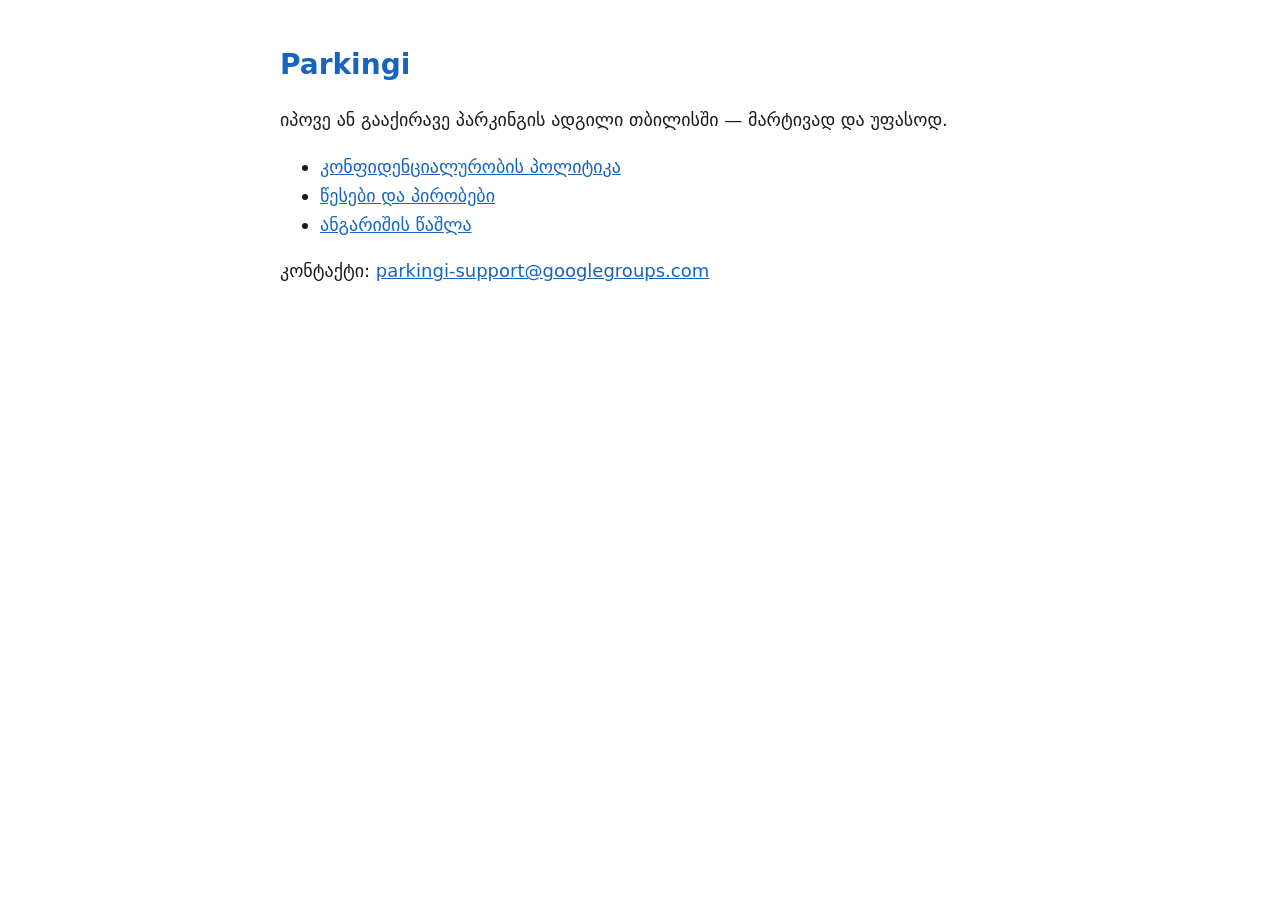
<file: index.html>
<!doctype html>
<html lang="ka">
<head>
<meta charset="utf-8">
<meta name="viewport" content="width=device-width, initial-scale=1">
<title>Parkingi — პარკინგი თბილისში</title>
<link rel="stylesheet" href="style.css">
</head>
<body>
<main>
<h1>Parkingi</h1>
<p>იპოვე ან გააქირავე პარკინგის ადგილი თბილისში — მარტივად და უფასოდ.</p>
<ul>
  <li><a href="privacy.html">კონფიდენციალურობის პოლიტიკა</a></li>
  <li><a href="terms.html">წესები და პირობები</a></li>
  <li><a href="delete-account.html">ანგარიშის წაშლა</a></li>
</ul>
<p>კონტაქტი: <a href="mailto:parkingi-support@googlegroups.com">parkingi-support@googlegroups.com</a></p>
</main>
</body>
</html>
</file>
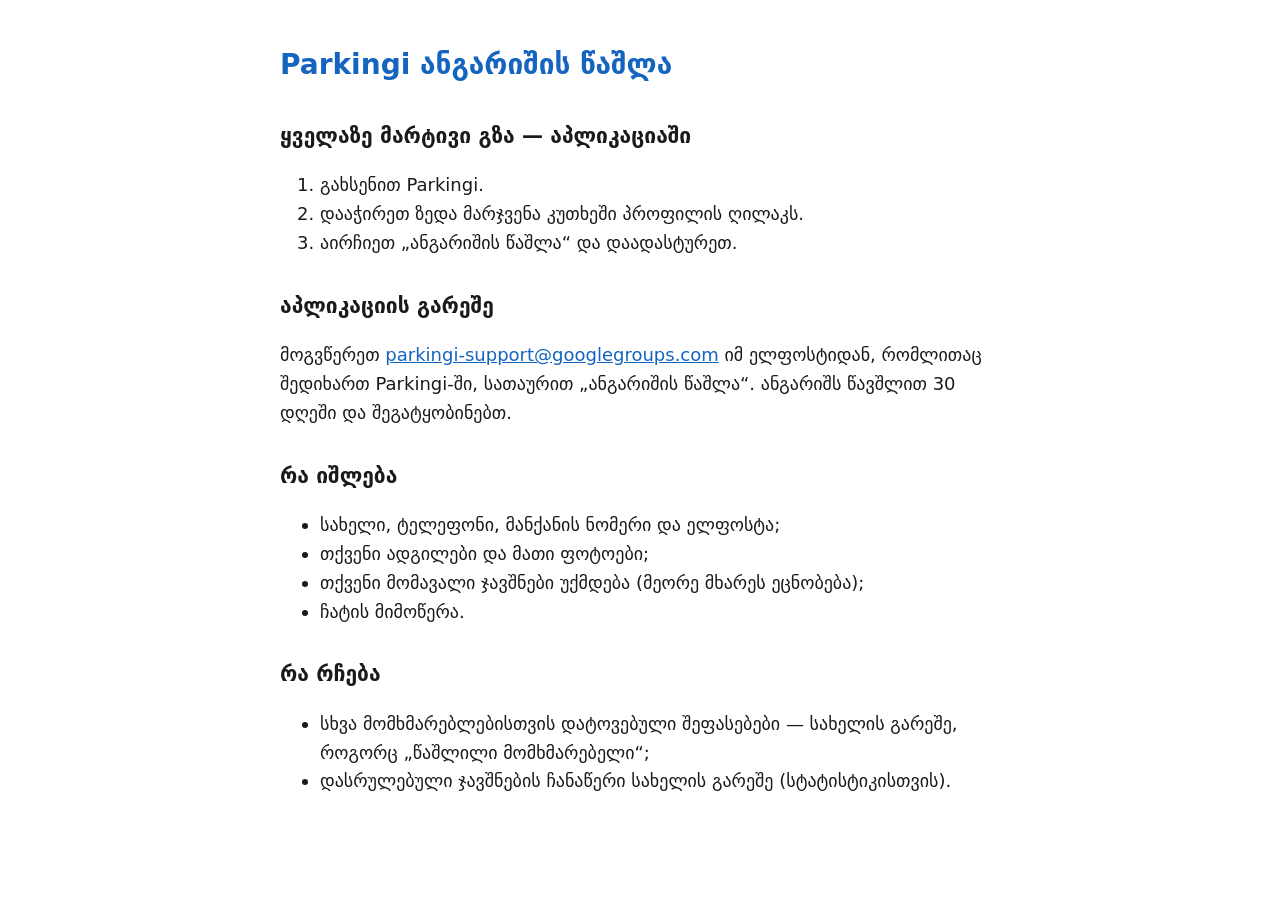
<file: delete-account.html>
<!doctype html>
<html lang="ka">
<head>
<meta charset="utf-8">
<meta name="viewport" content="width=device-width, initial-scale=1">
<title>Parkingi — ანგარიშის წაშლა</title>
<link rel="stylesheet" href="style.css">
</head>
<body>
<main>
<h1>Parkingi ანგარიშის წაშლა</h1>

<h2>ყველაზე მარტივი გზა — აპლიკაციაში</h2>
<ol>
  <li>გახსენით Parkingi.</li>
  <li>დააჭირეთ ზედა მარჯვენა კუთხეში პროფილის ღილაკს.</li>
  <li>აირჩიეთ „ანგარიშის წაშლა“ და დაადასტურეთ.</li>
</ol>

<h2>აპლიკაციის გარეშე</h2>
<p>მოგვწერეთ <a href="mailto:parkingi-support@googlegroups.com?subject=ანგარიშის%20წაშლა">parkingi-support@googlegroups.com</a>
იმ ელფოსტიდან, რომლითაც შედიხართ Parkingi-ში, სათაურით „ანგარიშის წაშლა“. ანგარიშს წავშლით 30 დღეში და შეგატყობინებთ.</p>

<h2>რა იშლება</h2>
<ul>
  <li>სახელი, ტელეფონი, მანქანის ნომერი და ელფოსტა;</li>
  <li>თქვენი ადგილები და მათი ფოტოები;</li>
  <li>თქვენი მომავალი ჯავშნები უქმდება (მეორე მხარეს ეცნობება);</li>
  <li>ჩატის მიმოწერა.</li>
</ul>
<h2>რა რჩება</h2>
<ul>
  <li>სხვა მომხმარებლებისთვის დატოვებული შეფასებები — სახელის გარეშე, როგორც „წაშლილი მომხმარებელი“;</li>
  <li>დასრულებული ჯავშნების ჩანაწერი სახელის გარეშე (სტატისტიკისთვის).</li>
</ul>
</main>
</body>
</html>
</file>
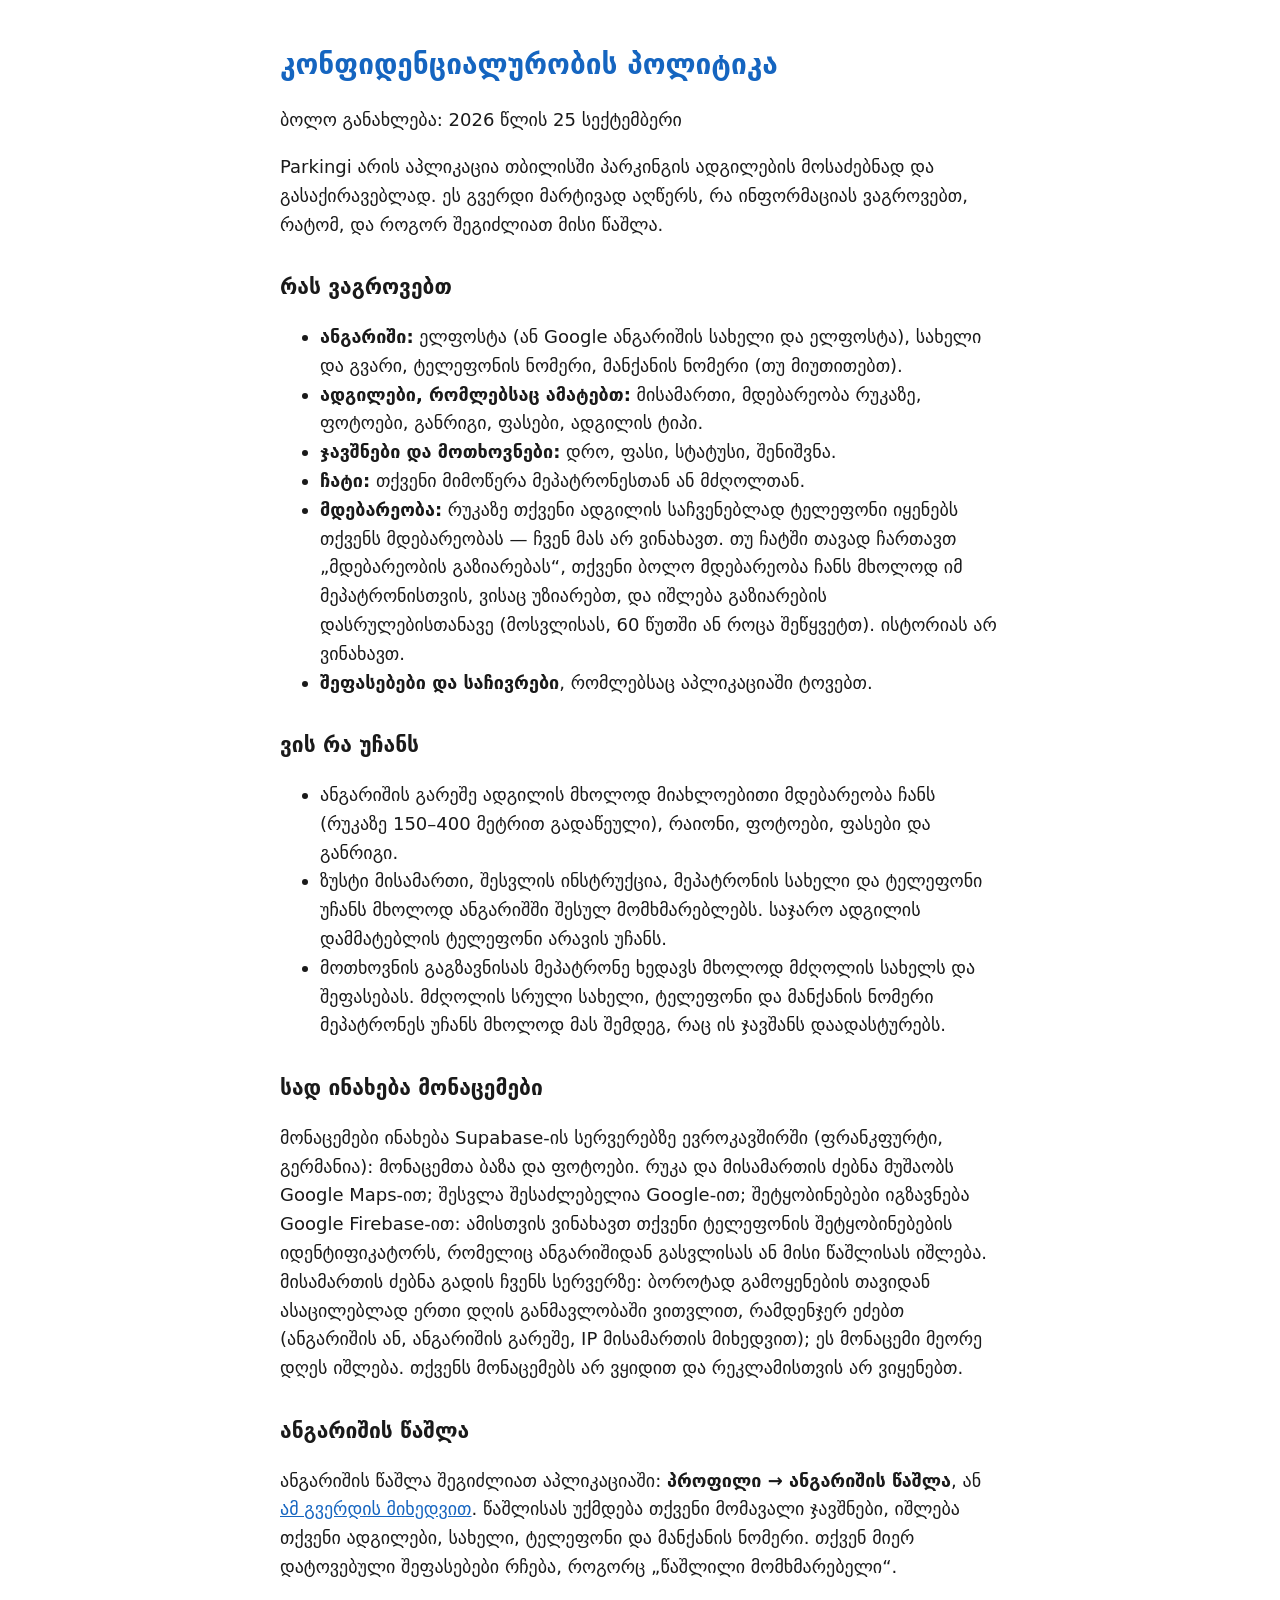
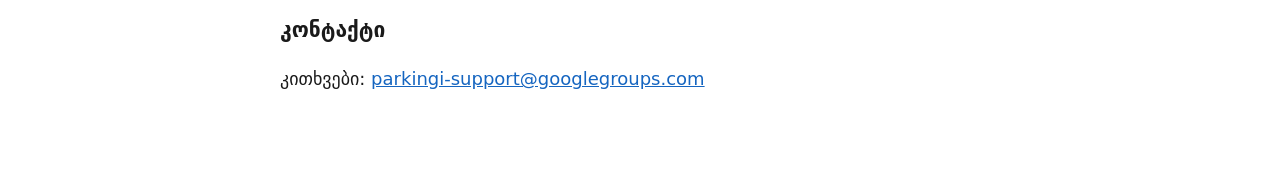
<file: privacy.html>
<!doctype html>
<html lang="ka">
<head>
<meta charset="utf-8">
<meta name="viewport" content="width=device-width, initial-scale=1">
<title>Parkingi — კონფიდენციალურობის პოლიტიკა</title>
<link rel="stylesheet" href="style.css">
</head>
<body>
<main>
<h1>კონფიდენციალურობის პოლიტიკა</h1>
<p>ბოლო განახლება: 2026 წლის 25 სექტემბერი</p>

<p>Parkingi არის აპლიკაცია თბილისში პარკინგის ადგილების მოსაძებნად და გასაქირავებლად. ეს გვერდი მარტივად
აღწერს, რა ინფორმაციას ვაგროვებთ, რატომ, და როგორ შეგიძლიათ მისი წაშლა.</p>

<h2>რას ვაგროვებთ</h2>
<ul>
  <li><b>ანგარიში:</b> ელფოსტა (ან Google ანგარიშის სახელი და ელფოსტა), სახელი და გვარი, ტელეფონის ნომერი,
      მანქანის ნომერი (თუ მიუთითებთ).</li>
  <li><b>ადგილები, რომლებსაც ამატებთ:</b> მისამართი, მდებარეობა რუკაზე, ფოტოები, განრიგი, ფასები, ადგილის ტიპი.</li>
  <li><b>ჯავშნები და მოთხოვნები:</b> დრო, ფასი, სტატუსი, შენიშვნა.</li>
  <li><b>ჩატი:</b> თქვენი მიმოწერა მეპატრონესთან ან მძღოლთან.</li>
  <li><b>მდებარეობა:</b> რუკაზე თქვენი ადგილის საჩვენებლად ტელეფონი იყენებს თქვენს მდებარეობას — ჩვენ მას არ
      ვინახავთ. თუ ჩატში თავად ჩართავთ „მდებარეობის გაზიარებას“, თქვენი ბოლო მდებარეობა ჩანს მხოლოდ იმ მეპატრონისთვის,
      ვისაც უზიარებთ, და იშლება გაზიარების დასრულებისთანავე (მოსვლისას, 60 წუთში ან როცა შეწყვეტთ). ისტორიას არ ვინახავთ.</li>
  <li><b>შეფასებები და საჩივრები</b>, რომლებსაც აპლიკაციაში ტოვებთ.</li>
</ul>

<h2>ვის რა უჩანს</h2>
<ul>
  <li>ანგარიშის გარეშე ადგილის მხოლოდ მიახლოებითი მდებარეობა ჩანს (რუკაზე 150–400 მეტრით გადაწეული), რაიონი, ფოტოები, ფასები და განრიგი.</li>
  <li>ზუსტი მისამართი, შესვლის ინსტრუქცია, მეპატრონის სახელი და ტელეფონი უჩანს მხოლოდ ანგარიშში შესულ მომხმარებლებს.
      საჯარო ადგილის დამმატებლის ტელეფონი არავის უჩანს.</li>
  <li>მოთხოვნის გაგზავნისას მეპატრონე ხედავს მხოლოდ მძღოლის სახელს და შეფასებას. მძღოლის სრული სახელი, ტელეფონი და
      მანქანის ნომერი მეპატრონეს უჩანს მხოლოდ მას შემდეგ, რაც ის ჯავშანს დაადასტურებს.</li>
</ul>

<h2>სად ინახება მონაცემები</h2>
<p>მონაცემები ინახება Supabase-ის სერვერებზე ევროკავშირში (ფრანკფურტი, გერმანია): მონაცემთა ბაზა და ფოტოები. რუკა და მისამართის ძებნა მუშაობს
Google Maps-ით; შესვლა შესაძლებელია Google-ით; შეტყობინებები იგზავნება Google Firebase-ით: ამისთვის ვინახავთ თქვენი ტელეფონის შეტყობინებების იდენტიფიკატორს, რომელიც ანგარიშიდან გასვლისას ან მისი წაშლისას იშლება.
მისამართის ძებნა გადის ჩვენს სერვერზე: ბოროტად გამოყენების თავიდან ასაცილებლად ერთი დღის განმავლობაში ვითვლით,
რამდენჯერ ეძებთ (ანგარიშის ან, ანგარიშის გარეშე, IP მისამართის მიხედვით); ეს მონაცემი მეორე დღეს იშლება.
თქვენს მონაცემებს არ ვყიდით და რეკლამისთვის არ ვიყენებთ.</p>

<h2>ანგარიშის წაშლა</h2>
<p>ანგარიშის წაშლა შეგიძლიათ აპლიკაციაში: <b>პროფილი → ანგარიშის წაშლა</b>, ან
<a href="delete-account.html">ამ გვერდის მიხედვით</a>. წაშლისას უქმდება თქვენი მომავალი ჯავშნები, იშლება თქვენი
ადგილები, სახელი, ტელეფონი და მანქანის ნომერი. თქვენ მიერ დატოვებული შეფასებები რჩება, როგორც „წაშლილი მომხმარებელი“.</p>

<h2>კონტაქტი</h2>
<p>კითხვები: <a href="mailto:parkingi-support@googlegroups.com">parkingi-support@googlegroups.com</a></p>
</main>
</body>
</html>
</file>
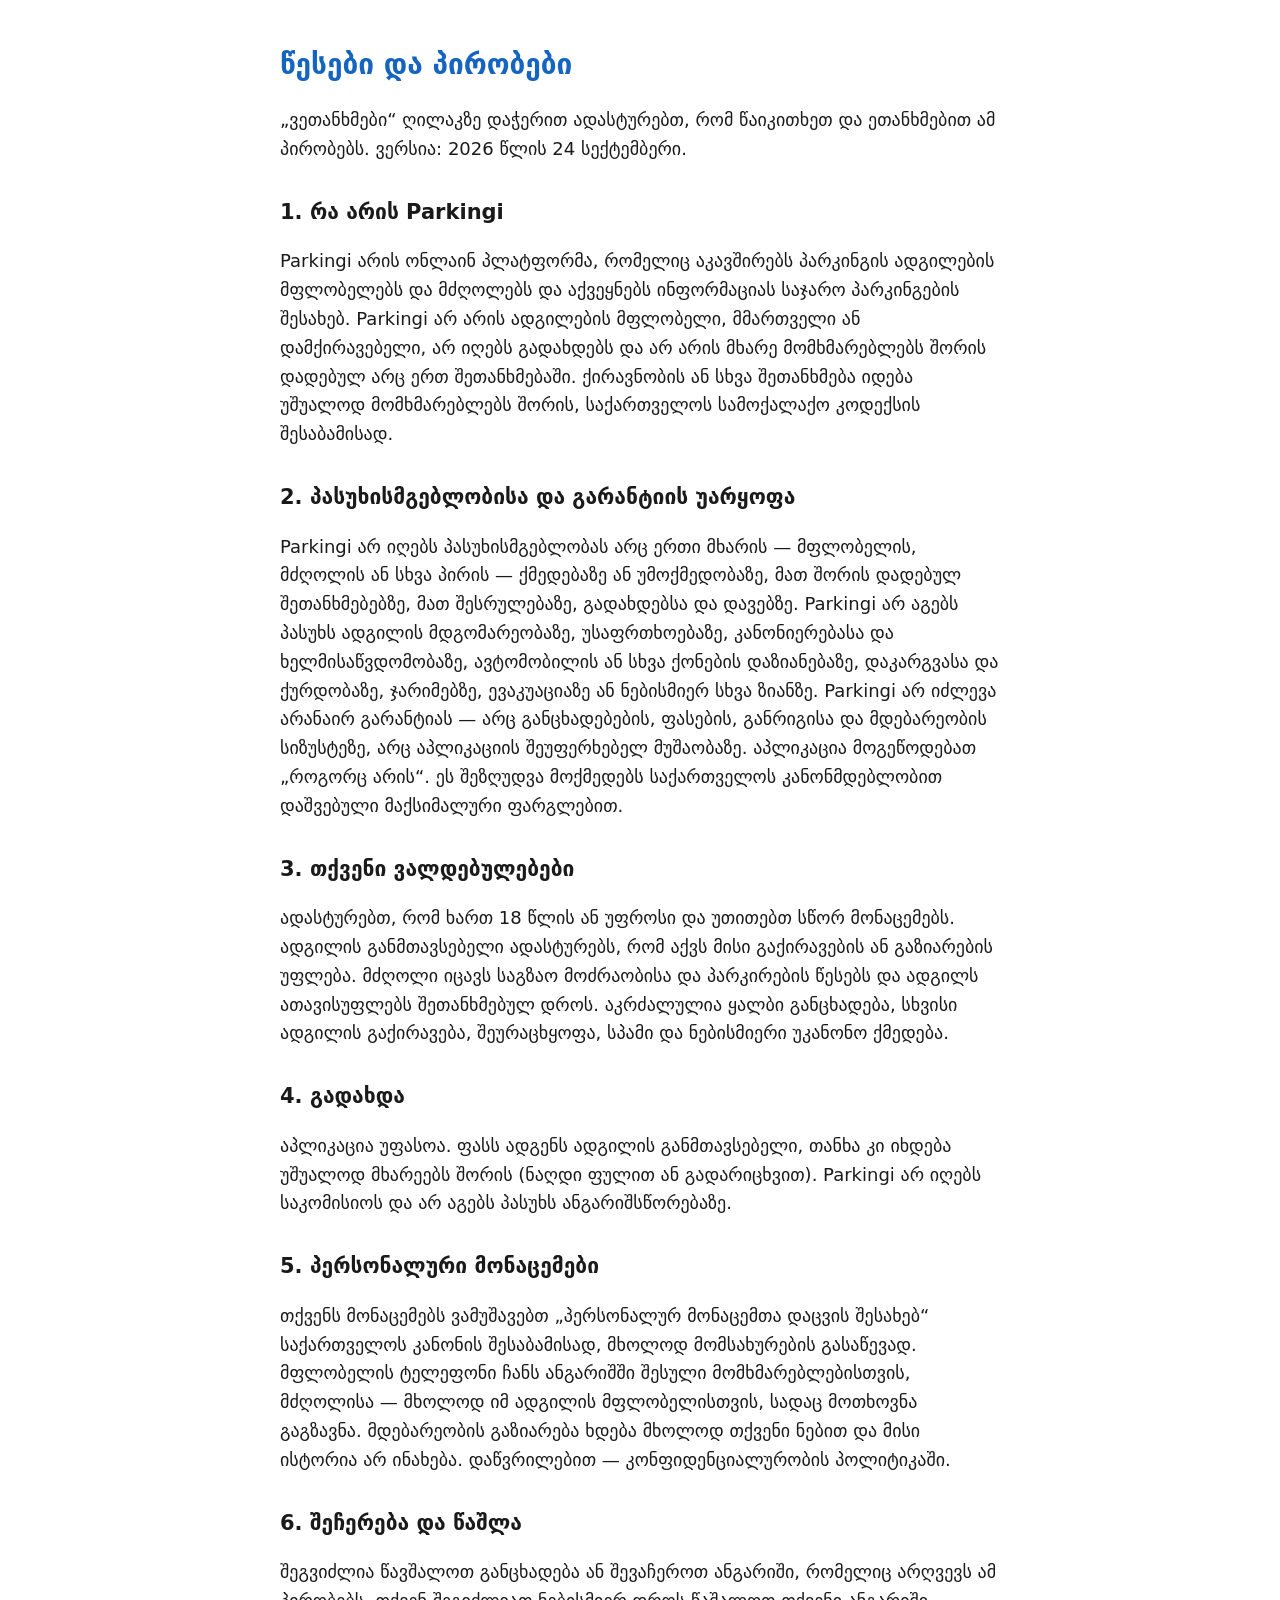
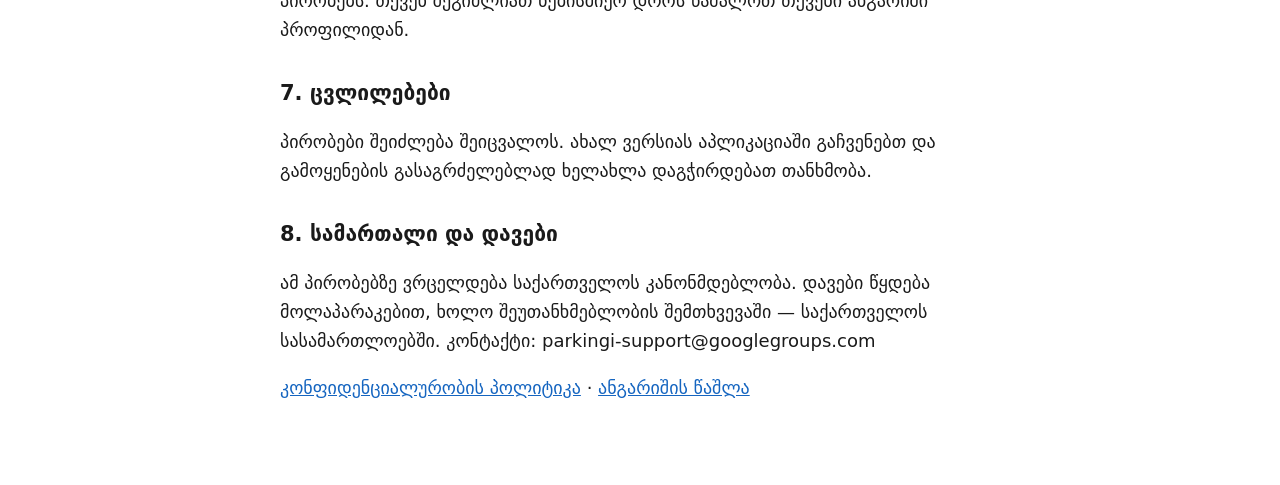
<file: terms.html>
<!doctype html>
<html lang="ka">
<head>
<meta charset="utf-8">
<meta name="viewport" content="width=device-width, initial-scale=1">
<title>Parkingi — წესები და პირობები</title>
<link rel="stylesheet" href="style.css">
</head>
<body>
<main>
<h1>წესები და პირობები</h1>
<p>„ვეთანხმები“ ღილაკზე დაჭერით ადასტურებთ, რომ წაიკითხეთ და ეთანხმებით ამ პირობებს. ვერსია: 2026 წლის 24 სექტემბერი.</p>
<h2>1. რა არის Parkingi</h2>
<p>Parkingi არის ონლაინ პლატფორმა, რომელიც აკავშირებს პარკინგის ადგილების მფლობელებს და მძღოლებს და აქვეყნებს ინფორმაციას საჯარო პარკინგების შესახებ. Parkingi არ არის ადგილების მფლობელი, მმართველი ან დამქირავებელი, არ იღებს გადახდებს და არ არის მხარე მომხმარებლებს შორის დადებულ არც ერთ შეთანხმებაში. ქირავნობის ან სხვა შეთანხმება იდება უშუალოდ მომხმარებლებს შორის, საქართველოს სამოქალაქო კოდექსის შესაბამისად.</p>
<h2>2. პასუხისმგებლობისა და გარანტიის უარყოფა</h2>
<p>Parkingi არ იღებს პასუხისმგებლობას არც ერთი მხარის — მფლობელის, მძღოლის ან სხვა პირის — ქმედებაზე ან უმოქმედობაზე, მათ შორის დადებულ შეთანხმებებზე, მათ შესრულებაზე, გადახდებსა და დავებზე. Parkingi არ აგებს პასუხს ადგილის მდგომარეობაზე, უსაფრთხოებაზე, კანონიერებასა და ხელმისაწვდომობაზე, ავტომობილის ან სხვა ქონების დაზიანებაზე, დაკარგვასა და ქურდობაზე, ჯარიმებზე, ევაკუაციაზე ან ნებისმიერ სხვა ზიანზე. Parkingi არ იძლევა არანაირ გარანტიას — არც განცხადებების, ფასების, განრიგისა და მდებარეობის სიზუსტეზე, არც აპლიკაციის შეუფერხებელ მუშაობაზე. აპლიკაცია მოგეწოდებათ „როგორც არის“. ეს შეზღუდვა მოქმედებს საქართველოს კანონმდებლობით დაშვებული მაქსიმალური ფარგლებით.</p>
<h2>3. თქვენი ვალდებულებები</h2>
<p>ადასტურებთ, რომ ხართ 18 წლის ან უფროსი და უთითებთ სწორ მონაცემებს. ადგილის განმთავსებელი ადასტურებს, რომ აქვს მისი გაქირავების ან გაზიარების უფლება. მძღოლი იცავს საგზაო მოძრაობისა და პარკირების წესებს და ადგილს ათავისუფლებს შეთანხმებულ დროს. აკრძალულია ყალბი განცხადება, სხვისი ადგილის გაქირავება, შეურაცხყოფა, სპამი და ნებისმიერი უკანონო ქმედება.</p>
<h2>4. გადახდა</h2>
<p>აპლიკაცია უფასოა. ფასს ადგენს ადგილის განმთავსებელი, თანხა კი იხდება უშუალოდ მხარეებს შორის (ნაღდი ფულით ან გადარიცხვით). Parkingi არ იღებს საკომისიოს და არ აგებს პასუხს ანგარიშსწორებაზე.</p>
<h2>5. პერსონალური მონაცემები</h2>
<p>თქვენს მონაცემებს ვამუშავებთ „პერსონალურ მონაცემთა დაცვის შესახებ“ საქართველოს კანონის შესაბამისად, მხოლოდ მომსახურების გასაწევად. მფლობელის ტელეფონი ჩანს ანგარიშში შესული მომხმარებლებისთვის, მძღოლისა — მხოლოდ იმ ადგილის მფლობელისთვის, სადაც მოთხოვნა გაგზავნა. მდებარეობის გაზიარება ხდება მხოლოდ თქვენი ნებით და მისი ისტორია არ ინახება. დაწვრილებით — კონფიდენციალურობის პოლიტიკაში.</p>
<h2>6. შეჩერება და წაშლა</h2>
<p>შეგვიძლია წავშალოთ განცხადება ან შევაჩეროთ ანგარიში, რომელიც არღვევს ამ პირობებს. თქვენ შეგიძლიათ ნებისმიერ დროს წაშალოთ თქვენი ანგარიში პროფილიდან.</p>
<h2>7. ცვლილებები</h2>
<p>პირობები შეიძლება შეიცვალოს. ახალ ვერსიას აპლიკაციაში გაჩვენებთ და გამოყენების გასაგრძელებლად ხელახლა დაგჭირდებათ თანხმობა.</p>
<h2>8. სამართალი და დავები</h2>
<p>ამ პირობებზე ვრცელდება საქართველოს კანონმდებლობა. დავები წყდება მოლაპარაკებით, ხოლო შეუთანხმებლობის შემთხვევაში — საქართველოს სასამართლოებში. კონტაქტი: parkingi-support@googlegroups.com</p>
<p><a href="privacy.html">კონფიდენციალურობის პოლიტიკა</a> · <a href="delete-account.html">ანგარიშის წაშლა</a></p>
</main>
</body>
</html>
</file>
<file: style.css>
body { margin: 0; font: 18px/1.6 system-ui, sans-serif; color: #1a1a1a; background: #fff; }
main { max-width: 720px; margin: 0 auto; padding: 24px 16px 64px; }
h1 { color: #1565c0; font-size: 28px; }
h2 { font-size: 21px; margin-top: 32px; }
a { color: #1565c0; }
.draft { background: #fff3cd; border: 1px solid #e0c060; padding: 8px 12px; border-radius: 8px; font-size: 15px; }
</file>
